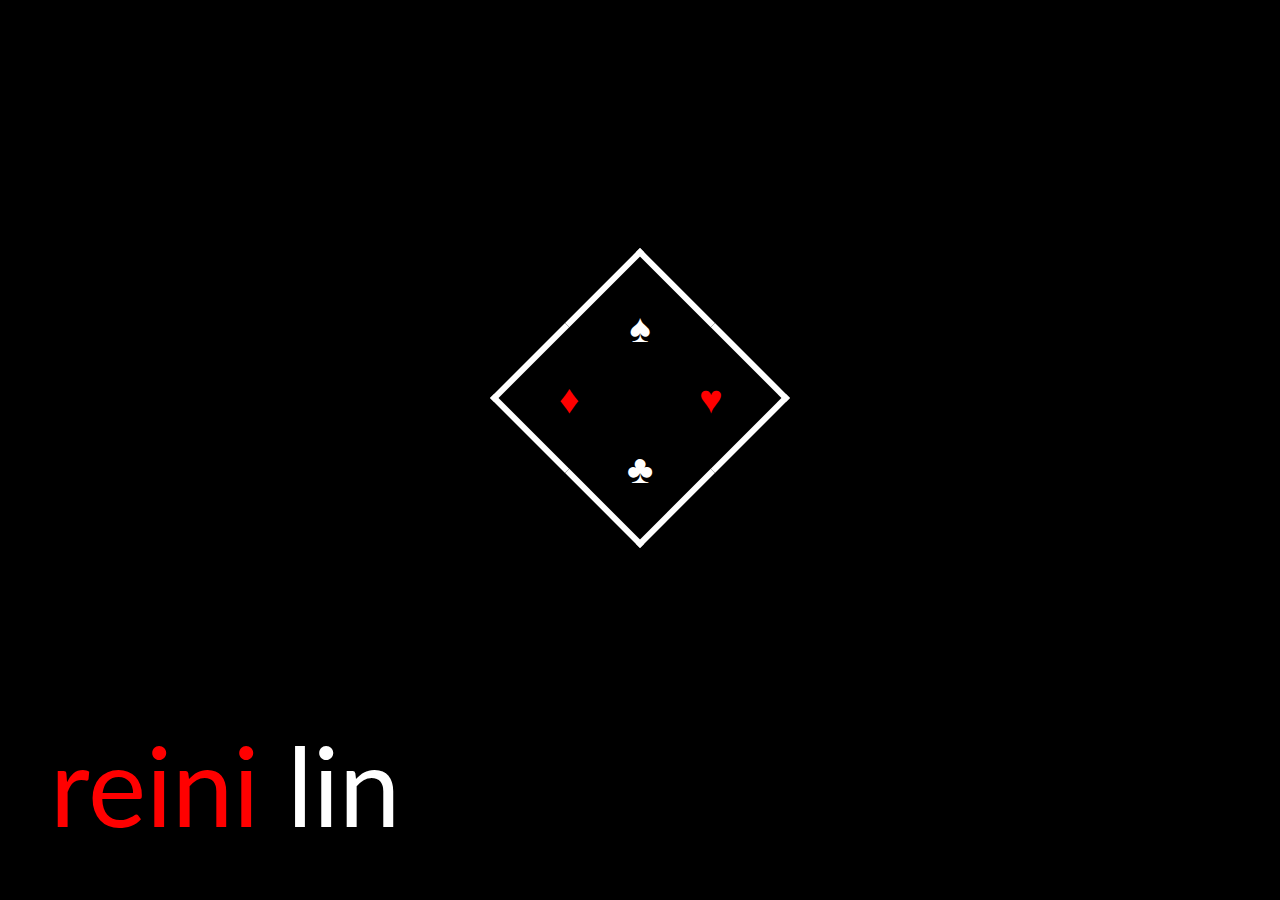
<file: index.html>
<!DOCTYPE html>
<html lang="en">
<head>
    <meta charset="UTF-8">
    <meta name="viewport" content="width=device-width, initial-scale=1.0">
    <meta http-equiv="X-UA-Compatible" content="ie=edge">
    <link href="https://fonts.googleapis.com/css2?family=Lato:wght@300;400;700&display=swap" rel="stylesheet">
    <link rel="stylesheet" href="assets/css/index.css">
    <script src="https://ajax.googleapis.com/ajax/libs/jquery/3.5.1/jquery.min.js"></script>

    <title>Reini Lin</title>
</head>
<body>

  <me><name><redtext>reini</redtext> lin</name>
  </me>

  <div id="squares">
    <div class="sq" id="sq1">
      <div class="icon" id="spade">♠</div>
    </div>
    <div class="sq" id="sq3">
      <div class="icon" id="club">♣</div>
    </div>
    <div class="sq" id="sq2">
      <div class="icon" id="heart"><redtext>♥</redtext></div>
    </div>
    <div class="sq" id="sq4">
      <div class="icon" id="diamond"><redtext>♦</redtext></div>
    </div>
  </div>


  <div id="text1">about</div>
    <div id="desc1">
      4th-year Computer Science student @ UC Berkeley.<br>
      <a href="mailto:reini.lin@berkeley.edu" target="_">email</a> <cross>✕</cross>
      <a href="https://www.linkedin.com/in/reini-lin" target="_">linkedin</a> <cross>✕</cross>
      <a href="resume.pdf" target="_">résumé</a>
      <br><br>
      Former SWE intern @ Samsara, book enthusiast, chocolate connoisseur.<br>
      Fond of NYT crosswords & card games (Hearts, Spades, Big Two).
  </div>

  <div id="text2"><redtext>experience</redtext></div>
    <div id="desc2">
      Most recently: SWE intern @ Samsara,<br>
      corresponding secretary for Tau Beta Pi,<br>
      creator of things (like this <a href ="http://quietudes.github.io" target="_">quiet room</a> & <br>
      <a href ="wotd.html"  target="_">word of the day</a> page I use every day).<br><br>

      Previously: SWE intern @ ZEISS,<br>
      instructor for Engineering 98,<br>
      engineering intern @ Chevron.
  </div>

  <div id="text3">bookshelf</div>
    <div id="desc3">
      I’m always reading, writing, & adding to my endless to-read list.<br>
      In 2020, I’ve read 24 books as of October - here are some recent favorites.<br><br>

      Prose: Normal People, And Then There Were None, Educated<br>
      Poetry: Crush, Night Sky with Exit Wounds<br>

  </div>

  <div id="text4"><redtext>coursework</redtext></div>
    <div id="desc4">
      Efficient Algorithms & Intractable Problems<br>
      Data Structures & Algorithms<br>
      Algorithms for Computational Biology<br>
      Probability & Random Processes<br>
      Image Manipulation & Computational Photography<br>
      Machine Structures<br>
      Discrete Mathematics & Probability Theory<br>
      Foundations of Data Science<br>
      Linear Algebra & Differential Equations<br>
  </div>


  <script type="text/javascript" src="assets/js/index.js"></script>

</body>
</html>
</file>
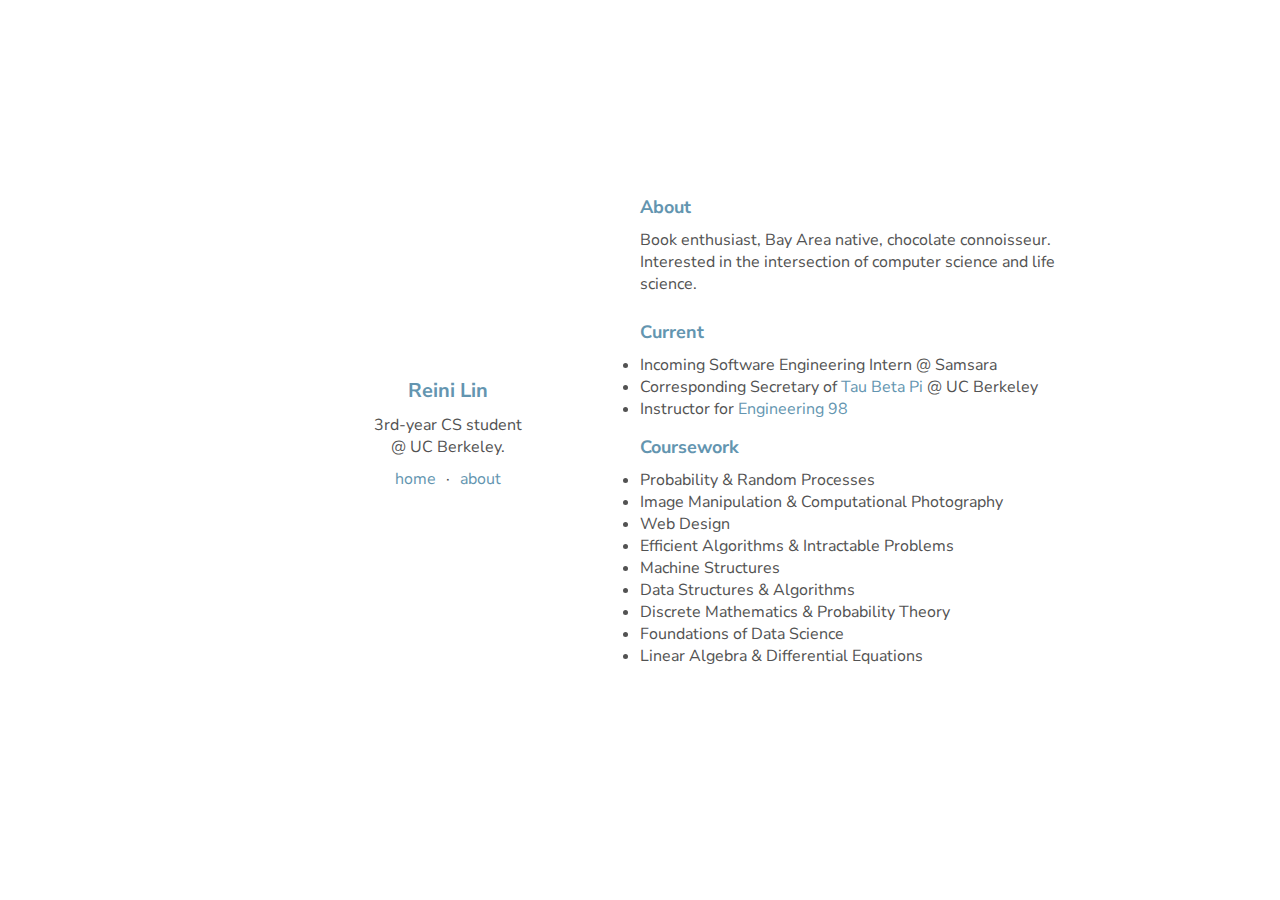
<file: v1/index.html>
<!DOCTYPE html>
<html lang="en">
<head>
    <meta charset="UTF-8">
    <meta name="viewport" content="width=device-width, initial-scale=1.0">
    <meta http-equiv="X-UA-Compatible" content="ie=edge">
    <link rel="stylesheet" href="https://use.fontawesome.com/releases/v5.4.1/css/all.css" integrity="sha384-5sAR7xN1Nv6T6+dT2mhtzEpVJvfS3NScPQTrOxhwjIuvcA67KV2R5Jz6kr4abQsz" crossorigin="anonymous">
    <link rel="stylesheet" href="style.css">
    <title>Reini Lin</title>
</head>
<body>
    <div class="grid-2">
        <div class="section-1">
            <i class="fas fa-cloud fa-3x black"></i>

            <h2>Reini Lin</h2>
            <p>3rd-year CS student <br>@ UC Berkeley.
            </p>
            <!-- <a href="#"><i class="fab fa-twitter"></i></a>
            <a href="#"><i class="fab fa-github"></i></a> -->
            <p><a href="/">home</a>·<a href="/about">about</a></p>
            <p>
            <a href="https://www.linkedin.com/in/reini-lin/"><i class="fab fa-linkedin"></i></a>
            <a href="mailto:reini.lin@berkeley.edu"><i class="far fa-envelope"></i></a>
            </p>
        </div>
        <div class="section-2">
            <h2>About</h2>
            <p>Book enthusiast, Bay Area native, chocolate connoisseur. <br>Interested in the intersection of computer science and life science.</p>

            <h2>Current</h2>
            <li>Incoming Software Engineering Intern @ Samsara
            <li>Corresponding Secretary of <a href="https://tbp.berkeley.edu/">Tau Beta Pi</a> @ UC Berkeley
            <li>Instructor for <a href="https://e98.berkeley.edu/">Engineering 98</a>
                <!--Aggressively fond of Breaking Bad, Sasha Sloan, and poetry. Mildly fond of Greek mythology, organic chemistry, and Oxford commas.-->

            <h2>Coursework</h2>
                <li>Probability & Random Processes
                <li>Image Manipulation & Computational Photography
                <li>Web Design
                <li>Efficient Algorithms & Intractable Problems
                <li>Machine Structures
                <li>Data Structures & Algorithms
                <li>Discrete Mathematics & Probability Theory
                <li>Foundations of Data Science
                <li>Linear Algebra & Differential Equations
        </div>
    </div>
</body>
</html>
</file>
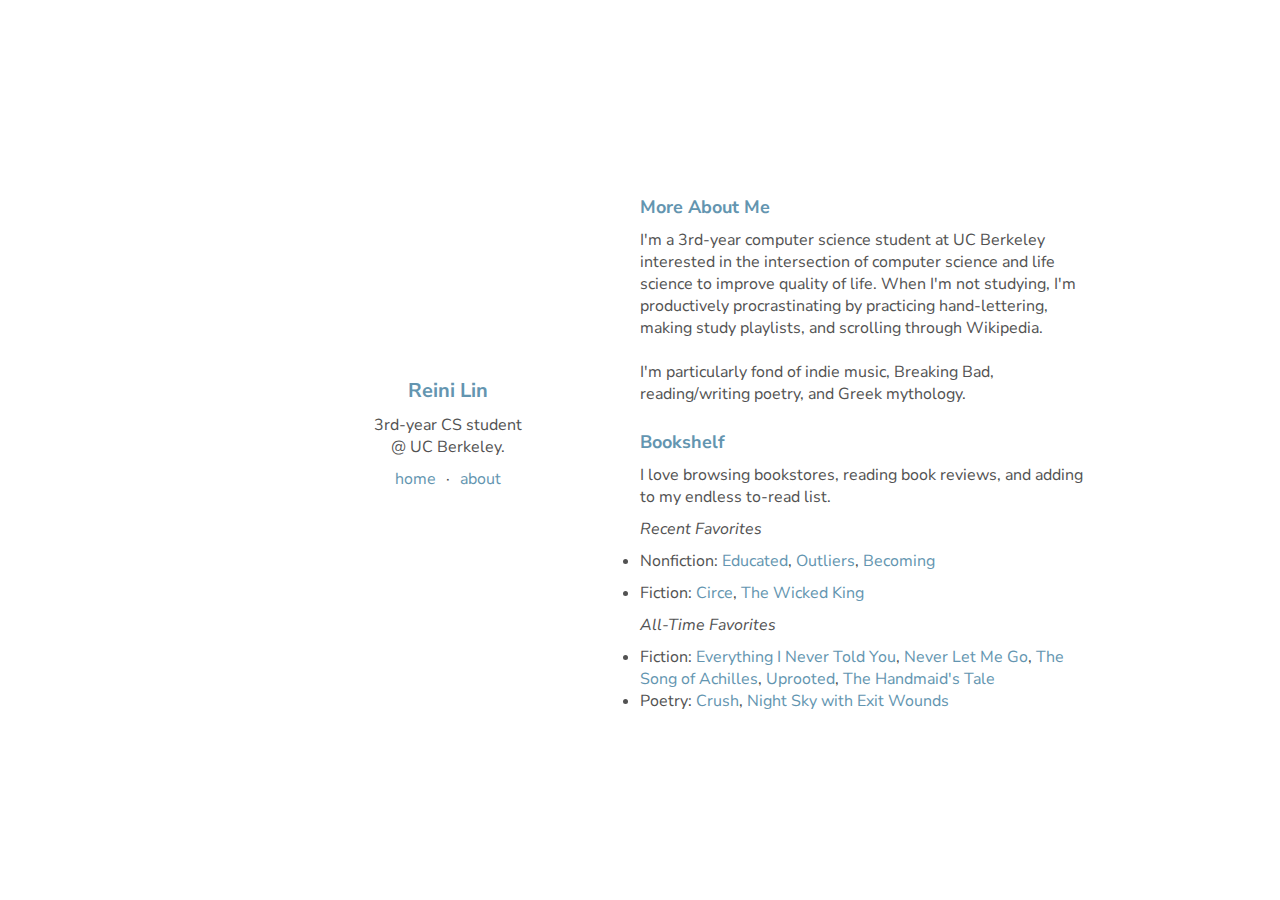
<file: about.html>
<!DOCTYPE html>
<html lang="en">
<head>
    <meta charset="UTF-8">
    <meta name="viewport" content="width=device-width, initial-scale=1.0">
    <meta http-equiv="X-UA-Compatible" content="ie=edge">
    <link rel="stylesheet" href="https://use.fontawesome.com/releases/v5.4.1/css/all.css" integrity="sha384-5sAR7xN1Nv6T6+dT2mhtzEpVJvfS3NScPQTrOxhwjIuvcA67KV2R5Jz6kr4abQsz" crossorigin="anonymous">
    <link rel="stylesheet" href="style.css">
    <title>Reini Lin</title>
</head>
<body>
    <div class="grid-2">
        <div class="section-1">
            <i class="fas fa-cloud fa-3x black"></i>

            <h2>Reini Lin</h2>
            <p>3rd-year CS student <br>@ UC Berkeley.
            </p>
            <!-- <a href="#"><i class="fab fa-twitter"></i></a>
            <a href="#"><i class="fab fa-github"></i></a> -->
            <p><a href="/">home</a>·<a href="/about">about</a></p>
            <p>
            <a href="https://www.linkedin.com/in/reini-lin/"><i class="fab fa-linkedin"></i></a>
            <a href="mailto:reini.lin@berkeley.edu"><i class="far fa-envelope"></i></a>
            </p>
        </div>
        <div class="section-2">
            <h2>More About Me</h2>
            <p>I'm a 3rd-year computer science student at UC Berkeley interested in the intersection of computer science and life science to improve quality of life.
                When I'm not studying, I'm productively procrastinating by practicing hand-lettering, making study playlists, and scrolling through Wikipedia.
                <br><br>I'm particularly fond of indie music, Breaking Bad, reading/writing poetry, and Greek mythology.
            </p>

           <h2>Bookshelf</h2>
            <p>I love browsing bookstores, reading book reviews, and adding to my endless to-read list.
                <br><p><i>Recent Favorites</i>
            <li>Nonfiction: <a href="https://www.goodreads.com/book/show/35133922-educated">Educated</a>,
            <a href="https://www.goodreads.com/book/show/3228917-outliers">Outliers</a>,
            <a href="https://www.goodreads.com/book/show/38746485-becoming">Becoming</a></p>
            <li>Fiction: <a href ="https://www.goodreads.com/book/show/35959740-circe">Circe</a>,
            <a href="https://www.goodreads.com/book/show/26032887-the-wicked-king">The Wicked King</a>
            </p>
            <p><i>All-Time Favorites</i>
                <li>Fiction: <a href="https://www.goodreads.com/book/show/18693763-everything-i-never-told-you">Everything I Never Told You</a>,
                    <a href="https://www.goodreads.com/book/show/6334.Never_Let_Me_Go">Never Let Me Go</a>,
                    <a href="https://www.goodreads.com/book/show/11250317-the-song-of-achilles">The Song of Achilles</a>,
                    <a href="https://www.goodreads.com/book/show/22544764-uprooted">Uprooted</a>,
                    <a href="https://www.goodreads.com/book/show/38447.The_Handmaid_s_Tale">The Handmaid's Tale</a>
                <li>Poetry: <a href="https://www.goodreads.com/book/show/96259.Crush">Crush</a>,
                    <a href="https://www.goodreads.com/book/show/23841432-night-sky-with-exit-wounds">Night Sky with Exit Wounds</a>
             </p>
        </div>
    </div>
</body>
</html>
</file>
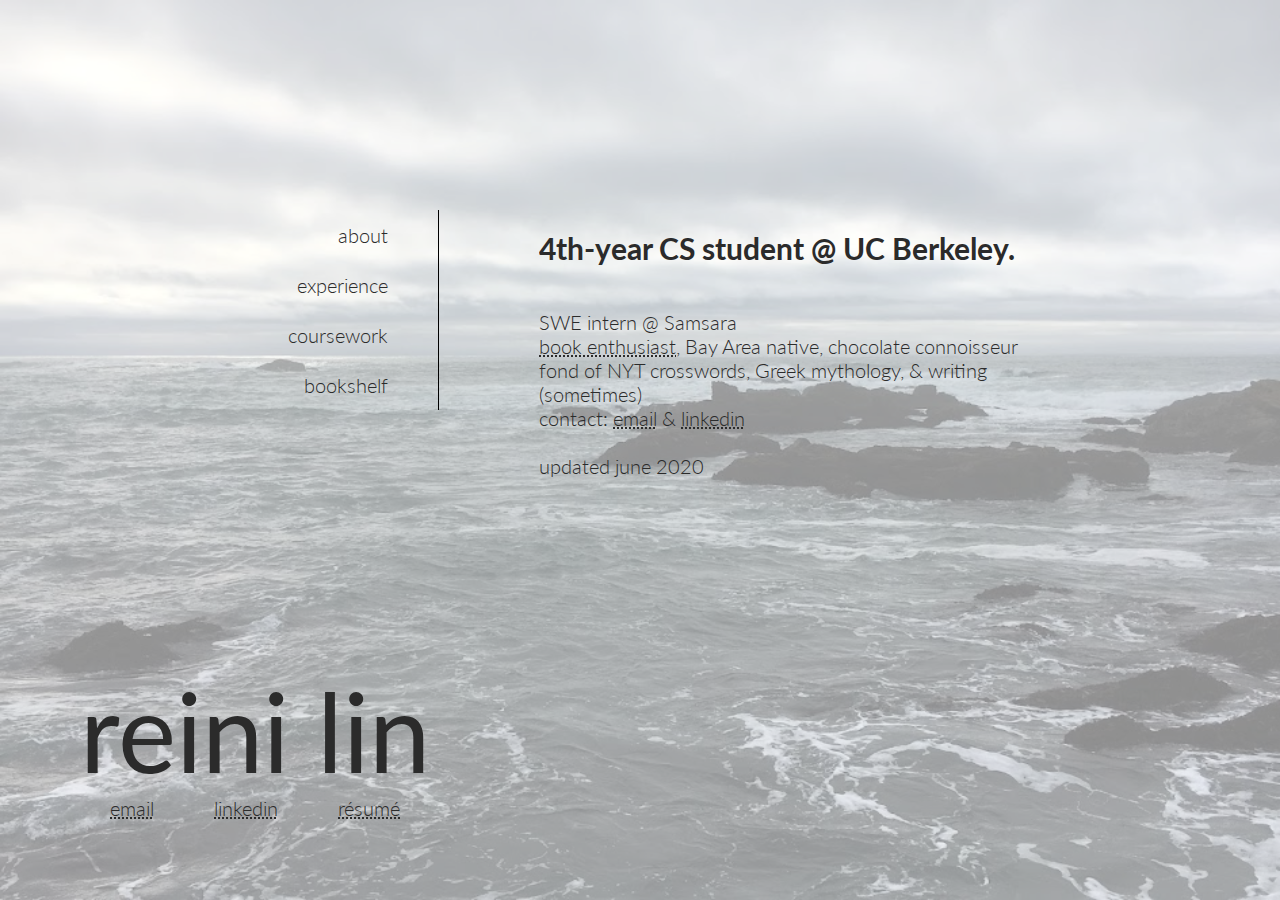
<file: main.html>
<!DOCTYPE html>
<html lang="en">
<head>
    <meta charset="UTF-8">
    <meta name="viewport" content="width=device-width, initial-scale=1.0">
    <meta http-equiv="X-UA-Compatible" content="ie=edge">
    <link href="https://fonts.googleapis.com/css2?family=Lato:wght@300;400;700&display=swap" rel="stylesheet">
    <link rel="stylesheet" href="assets/css/main.css">
    <title>Reini Lin</title>
</head>
<body>

  <img src="assets/img/sea.jpg">

<!--
  <div id="opac">
  </div> -->


  <content>

    <me><name>reini lin</name>
      <bottom-links>
          <div class ="link"><a href="mailto:reini.lin@berkeley.edu">email</a></div>
          <div class ="link"><a href="https://www.linkedin.com/in/reini-lin">linkedin</a></div>
          <div class ="link"><a href="resume.pdf">résumé</a></div>
      </bottom-links>
    </me>



    <nav>
      <div id="linkies">
      <a href="#page-1">about</a><br>
      <a href="#page-2">experience</a><br>
      <a href="#page-3">coursework</a><br>
      <a href="#page-4">bookshelf</a>
      </div>
    </nav>

    <scroll-container>
      <scroll-page id="page-1">
        <h1>4th-year CS student @ UC Berkeley.</h1><br>
        <li>SWE intern @ Samsara
        <li><a href="#page-4">book enthusiast</a>, Bay Area native, chocolate connoisseur
        <li>fond of NYT crosswords, Greek mythology, & writing (sometimes)
        <li>contact: <a href="mailto:reini.lin@berkeley.edu">email</a> & <a href="http://linkedin.com/in/reini-lin">linkedin</a>
          <br>
          <br>
          updated june 2020
          <br>
          <br>
          <br>
          <br>
          <br>
          <br>
          <br>
          <br>
          <br>
          <br>
      </scroll-page>
      <scroll-page id="page-2">
        <h1>experience</h1><br>
        <li>SWE intern @ Samsara
        <li>corresponding secretary for <a href="https://tbp.berkeley.edu/">Tau Beta Pi</a>
        <li>sometimes I make things: here's a <a href="https://quietudes.github.io/">quiet room</a>
        <br><br>

        In past lives, I've been a SWE intern @ ZEISS, instructor for engineering 98,
        engineering intern @ Chevron, chemical engineering student, pianist, &
        competitive golfer.
          <br>
          <br>
          <br>
          <br>
          <br>
          <br>
          <br>
      </scroll-page>
      <scroll-page id="page-3">
        <h1>coursework</h1><br>
        <li>Probability & Random Processes
        <li>Image Manipulation & Computational Photography
        <li>Web Design
        <li>Efficient Algorithms & Intractable Problems
        <li>Machine Structures
        <li>Data Structures & Algorithms
        <li>Discrete Mathematics & Probability Theory
        <li>Foundations of Data Science
        <li>Linear Algebra & Differential Equations
          <br>
          <br>
          <br>
          <br>
          <br>
          <br>
          <br>
      </scroll-page>
      <scroll-page id="page-4">

        <h1>bookshelf</h1><br>
        I love browsing bookstores, reading book reviews, and adding to my endless to-read list! So far, I've read 16 books in 2020.<br><br>

        Here are some of my recent favorites.
        <li> nonfiction: Educated, Outliers, Becoming
        <li> fiction: <a href="https://www.goodreads.com/book/show/41057294-normal-people">Normal People</a>,
          <a href="https://www.goodreads.com/book/show/16299.And_Then_There_Were_None">And Then There Were None</a> & other Agatha Christie novels

          <br>
          <br>
          <br>
          <br>
          <br>
          <br>
          <br>
          <br>
          <br>
          <br>
          <br>
          <br>
          <br>
          <br>
          <br>
      </scroll-page>
    </scroll-container>

    </content>



</body>
</html>
</file>
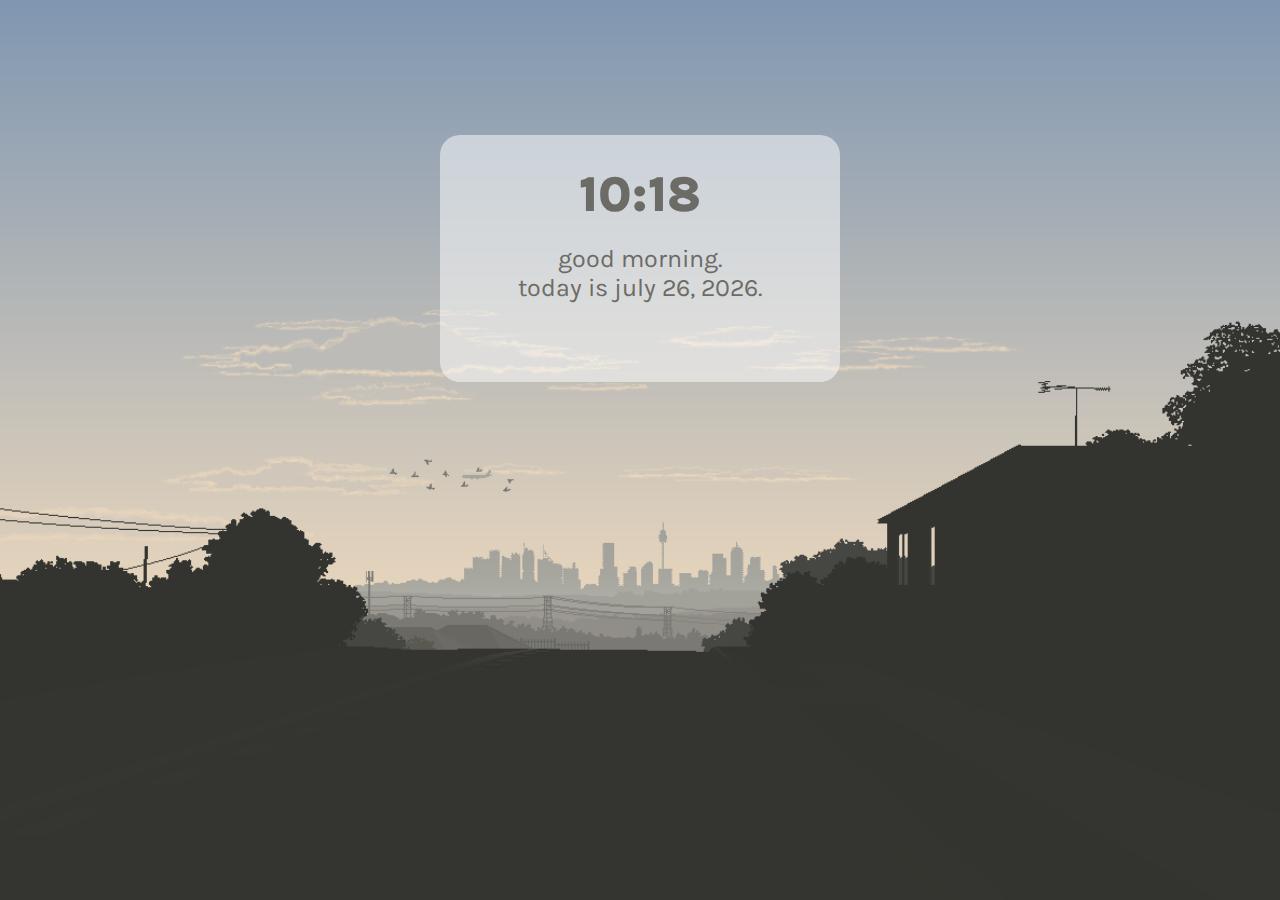
<file: wotd.html>
<html>
<head>
<title>word of the day!</title>
<link href="https://fonts.googleapis.com/css?family=Karla&display=swap" rel="stylesheet">
<link rel="stylesheet" type="text/css" href="assets/css/wotd.css" />

</head>

  <body id="body">

    <div id="text">
      <div id="time"></div>
      <div id="greeting">good morning.
        <br>today is day 7670.</div>
        <div id="wotd">
          <div id="word"></div>
          <div id="def"></div>
        </div>
      <div id="meow"> <img src="assets/img/cat.png" width=150px/> </div>
    </div>

    <script src="assets/js/jquery-3.4.1.min.js"></script>
    <script src="assets/js/wotd-main.js"></script>
    <script src="assets/js/wotd.js"></script>

  </body>

</html>
</file>
<file: assets/css/index.css>
body {
  background-color: black;
  font-family: Lato;
  font-size: 16px;
  text-align:center;
  color: white;

}

a {
  color: red;
  text-decoration: underline;
}

redtext {
  font-size: inherit;
  color: red;
}

me {
  position: absolute;
  color: white;
  bottom: 0px;
  left: 0px;
  margin: 50px;
  display: flex;
  flex-direction: row;
}

cross {
  font-size: 10px;
  padding-left: 10px;
  padding-right: 10px;
}

bottom-links {
  display: flex;
  flex-direction: column;
  margin-left: 30px;
  text-align: left;
  position: relative;
}

.link {
  padding: 2px 0;
}


/*me:hover + #squares {
  position: absolute;
  top: 30%;
  left: 50%;
  -webkit-transition: all 2s;
  transform: rotateY(360deg);
}*/

.rotate {
  position: absolute;
  top: 30%;
  left: 50%;
}

#squares {
  position: absolute;
  top: 30%;
  left: 50%;
}

name {
  font-weight: 400;
  font-size: 110px;
}

.sq {
  background-color: transparent;
  font-size: 40px;
  position: absolute;
  top: 30%;
  left: 50%;

  transform-origin: center;
  width: 100px;
  height: 100px;

  text-align: center;
  opacity: 1;
  z-index: 20;
}

.sq:hover {
  cursor: pointer;
}

#sq1 {
  transform: translateX(-50%) rotate(45deg);
  border-left: 6px solid white;
  border-top: 6px solid white;
}

/*
#sq1:hover {
  transform-origin: center;
  transform: translateX(-50%) rotate(45deg) translateX(-10px) translateY(-10px);
  font-size: 0px;
  -webkit-transition: all 0.5s;
  opacity: 1;
}*/

#text1 {
  opacity: 0;
  transition: 0.5s;
  position: absolute;
  top: 30%;
  left: 50%;
  transform: translateX(-50%) translateY(50px);
}

/*
#sq1:hover + #text1 {
  opacity: 1;
}
*/

#desc1 {
  opacity: 0;
  /*transition: 0.5s;*/
  position: absolute;
  top: 30%;
  left: 50%;
  transform: translateX(-50%) translateY(-160px);
}

/*
#sq1:hover ~ #desc1 {
  opacity: 1;
}*/

#sq3 {
  transform: translateX(-50%) translateY(150px) rotate(45deg);
  border-right: 6px solid white;
  border-bottom: 6px solid white;
}
/*
#sq3:hover {
  transform: translateX(-50%) translateY(150px) rotate(45deg) translateX(10px) translateY(10px);
  -webkit-transition: all 0.5s;
  font-size: 0px;
}*/

#text3{
  opacity: 0;
  transition: 0.5s;
  position: absolute;
  top: 30%;
  left: 50%;
  transform: translateX(-50%) translateY(200px);
}

#desc3 {
  opacity: 0;
  /*transition: 0.5s;*/
  position: absolute;
  top: 30%;
  left: 50%;
  transform: translateX(-50%) translateY(320px);
}

.icon {
  transform-origin: center;
  margin: auto;
  text-align: center;
  z-index: 5;
  position: absolute;
  top: 50%;
  left: 50%;
  transform: translate(-50%, -50%) rotate(-45deg);
}


#sq2 {
  transform: translateX(-50%) translateX(75px) translateY(75px) rotate(45deg);
  border-top: 6px solid white;
  border-right: 6px solid white;
}

/*#sq2:hover {
  transform: translateX(-50%) translateX(75px) translateY(75px) rotate(45deg) translateX(10px) translateY(-10px);
  -webkit-transition: all 0.5s;
  font-size: 0px;
}*/

#text2{
  opacity: 0;
  transition: 0.5s;
  position: absolute;
  top: 30%;
  left: 50%;
  transform: translateX(-50%) translateX(75px) translateY(115px);
}

#desc2 {
  opacity: 0;
  /*transition: 0.5s;*/
  position: absolute;
  top: 30%;
  left: 50%;
  transform: translateX(-50%) translateX(370px) translateY(40px);
}


#sq4 {
  transform: translateX(-50%) translateX(-75px) translateY(75px) rotate(45deg);
  border-left: 6px solid white;
  border-bottom: 6px solid white;
}

#text4{
  opacity: 0;
  transition: 0.5s;
  position: absolute;
  top: 30%;
  left: 50%;
  transform: translateX(-50%) translateX(-75px) translateY(115px);
}

#desc4 {
  opacity: 0;
  /*transition: 0.5s;*/
  position: absolute;
  top: 30%;
  left: 50%;
  transform: translateX(-50%) translateX(-400px) translateY(40px);
}

/*#sq4:hover {
  transform: translateX(-50%) translateX(-75px) translateY(75px) rotate(45deg) translateX(-10px) translateY(10px);
  -webkit-transition: all 0.5s;
  font-size: 0px;
}*/
</file>
<file: v1/style.css>
/* global */
@import url('https://fonts.googleapis.com/css?family=Nunito+Sans&display=swap" rel="stylesheet');

.grid-2{
    display: grid;
    grid-template-columns: repeat(2,1fr);
}

body{
    margin: 0;
    padding: 0;
    font-family: 'Nunito Sans', sans-serif;
    background-color: #ffffff;
    color: #525252;

}

h2,.black{
    color: #6395b0;
    text-decoration: none;

}

a{
    color: #6395b0;
    text-decoration: none;
}
/* section 1 */
.section-1{
    padding-top: 40vh;
    padding-left: 20vw;
    text-align: center;
}

.section-1 p{
    font-size: 16px;
    padding-bottom: 10px;
    margin:0;
}

.section-1 h2{
    font-size: 20px;
    margin-bottom: 10px;
}

.section-1 a{
    font-size: 16px;
    padding: 10px;
}
/* section 2 */
.section-2{
    padding-top: 20vh;
    width: 70%;
}

.section-2 h2{
    font-size: 18px;
    margin-bottom: 10px;
}

.section-2 p{
    font-size: 16px;
    padding-bottom: 10px;
    margin:0;
}

.section-2 a{
    font-size: 16px;
}
/* animations / utilities */
.section-2 a:hover{
    font-size: 16px;
    color: #82bfe0;
    cursor: pointer;
    transition: 0.3s;
}

.section-1 a:hover{
    color: #82bfe0;
    cursor: pointer;
    transition: 0.3s;
}

.black:hover{
    position: relative;
    padding-left: 10px;
}

/* media queres */
@media(max-width:780px){
    .grid-2{
        grid-template-columns: 1fr;
    }
    .section-1{
        padding:0;
        padding-top: 5rem;
    }
    .section-2{
        padding: 0;
        padding-left: 1.5rem;
        padding-top: 2rem;
    }
}
</file>
<file: style.css>
/* global */
@import url('https://fonts.googleapis.com/css?family=Nunito+Sans&display=swap" rel="stylesheet');

.grid-2{
    display: grid;
    grid-template-columns: repeat(2,1fr);
}

body{
    margin: 0;
    padding: 0;
    font-family: 'Nunito Sans', sans-serif;
    background-color: #ffffff;
    color: #525252;

}

h2,.black{
    color: #6395b0;
    text-decoration: none;

}

a{
    color: #6395b0;
    text-decoration: none;
}
/* section 1 */
.section-1{
    padding-top: 40vh;
    padding-left: 20vw;
    text-align: center;
}

.section-1 p{
    font-size: 16px;
    padding-bottom: 10px;
    margin:0;
}

.section-1 h2{
    font-size: 20px;
    margin-bottom: 10px;
}

.section-1 a{
    font-size: 16px;
    padding: 10px;
}
/* section 2 */
.section-2{
    padding-top: 20vh;
    width: 70%;
}

.section-2 h2{
    font-size: 18px;
    margin-bottom: 10px;
}

.section-2 p{
    font-size: 16px;
    padding-bottom: 10px;
    margin:0;
}

.section-2 a{
    font-size: 16px;
}
/* animations / utilities */
.section-2 a:hover{
    font-size: 16px;
    color: #82bfe0;
    cursor: pointer;
    transition: 0.3s;
}

.section-1 a:hover{
    color: #82bfe0;
    cursor: pointer;
    transition: 0.3s;
}

.black:hover{
    position: relative;
    padding-left: 10px;
}

/* media queres */
@media(max-width:780px){
    .grid-2{
        grid-template-columns: 1fr;
    }
    .section-1{
        padding:0;
        padding-top: 5rem;
    }
    .section-2{
        padding: 0;
        padding-left: 1.5rem;
        padding-top: 2rem;
    }
}
</file>
<file: assets/css/main.css>
body {
  font-family: Lato;
  font-weight: 300;
}

img {
  position: absolute;
  width: 100%;
  height: 100%;
  top: 0px;
  left: 0px;
  z-index: -5;
  opacity: 45%;
}

me {
  position: absolute;
  bottom: 0px;
  left: 0px;
  padding: 80px;
  width: 100%;
  display: flex;
  flex-direction: column;
}

name {
  font-weight: 400;
  font-size: 110px;
}

bottom-links {
  display: flex;
  flex-direction: row;
}

.link {
  font-size: 20px;
  margin-left: 30px;
  margin-right: 30px;
}


#linkies a{
  text-decoration: none;
}

a {
  color: inherit;
  text-decoration: underline;
  text-decoration-style:dotted;
}

a:hover {
  text-decoration: underline;
  text-decoration-style: solid;
  cursor: crosshair;
}

h1 {
  font-weight: 700;
  font-size: 30px;
}

content {
  color: #2B2B2B;
  display: flex;
  flex-direction: row;
  width: 60%;
  height: 300px;
  margin-top: 180px;
  margin-left: 250px;
  padding: 30px;
}
nav, scroll-container {
  display: block;
  margin: 0 auto;
  z-index: 10;

}
nav {
  display: block;
  height: 200px;
  width: 100px;
  padding-right: 50px;
  margin-right: 100px;
  border-right: 1px solid black;
  line-height: 50px;
  text-align: right;
  font-size: 20px;
}
scroll-container {
  display: block;
  overflow-y: scroll;
  scroll-behavior: smooth;
}
scroll-page {
  font-size: 20px;
  align-items: left;
  justify-content: center;
  height: 100%;
}
</file>
<file: assets/css/wotd.css>
body {
  background-size: cover;
  font-family: Avenir, Karla;
  font-weight: 400;
}

#text {
  position: absolute;
  left: 50%;
  top: 15%;
  transform: translateX(-50%);
  color: #6C6B66;
  text-align: center;
  width: 400px;
  background-color: rgba(255,255,255, 0.5);
  border-radius: 20px;
}

#time {
  font-weight: 800;
  font-size: 50px;
  padding-top: 30px;
}

#greeting {
  font-size: 25px;
  padding-top: 20px;
}

#meow {
  position: absolute;
  left: 50%;
  opacity: 0;
  padding: 40px;
  transform: translateX(-50%);
}

#wotd {
  padding: 40px;
  font-size: 14px;
}

a {
  color: inherit;
  text-decoration-style: dotted;
}
</file>
